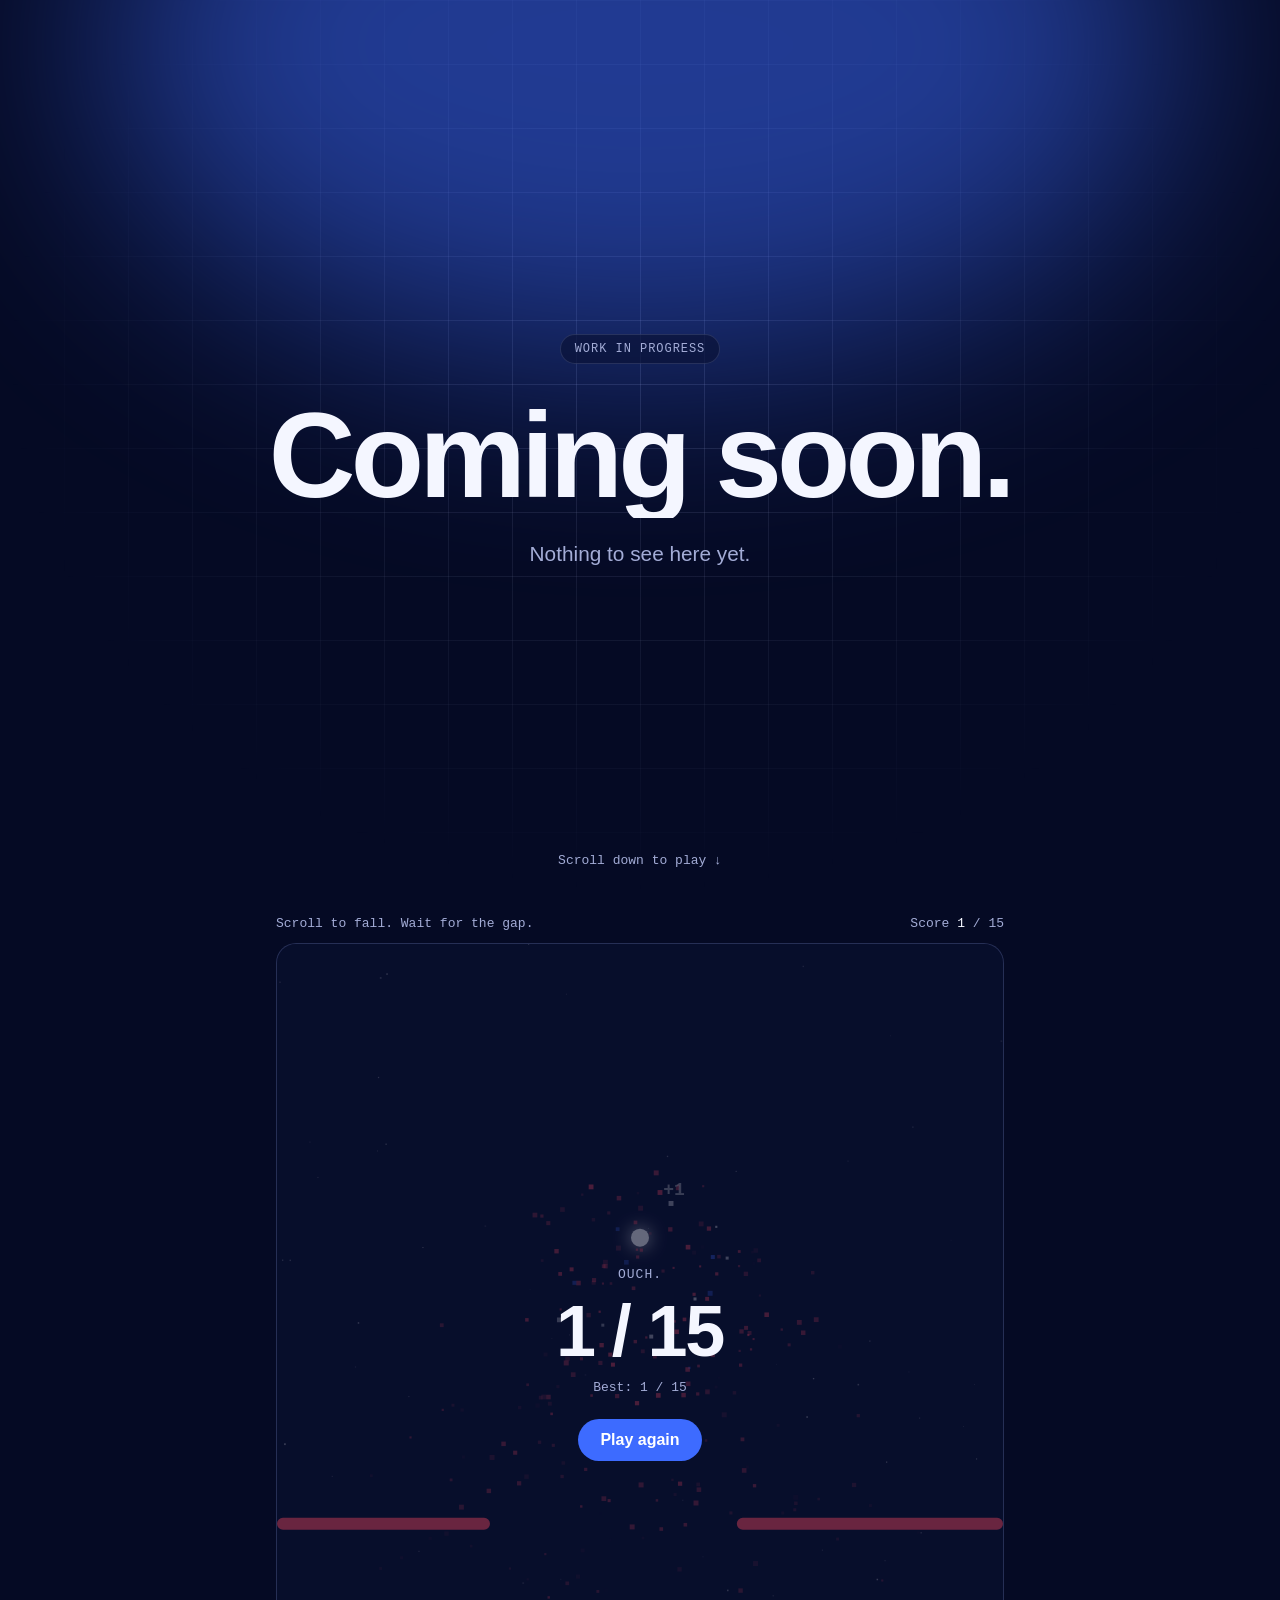
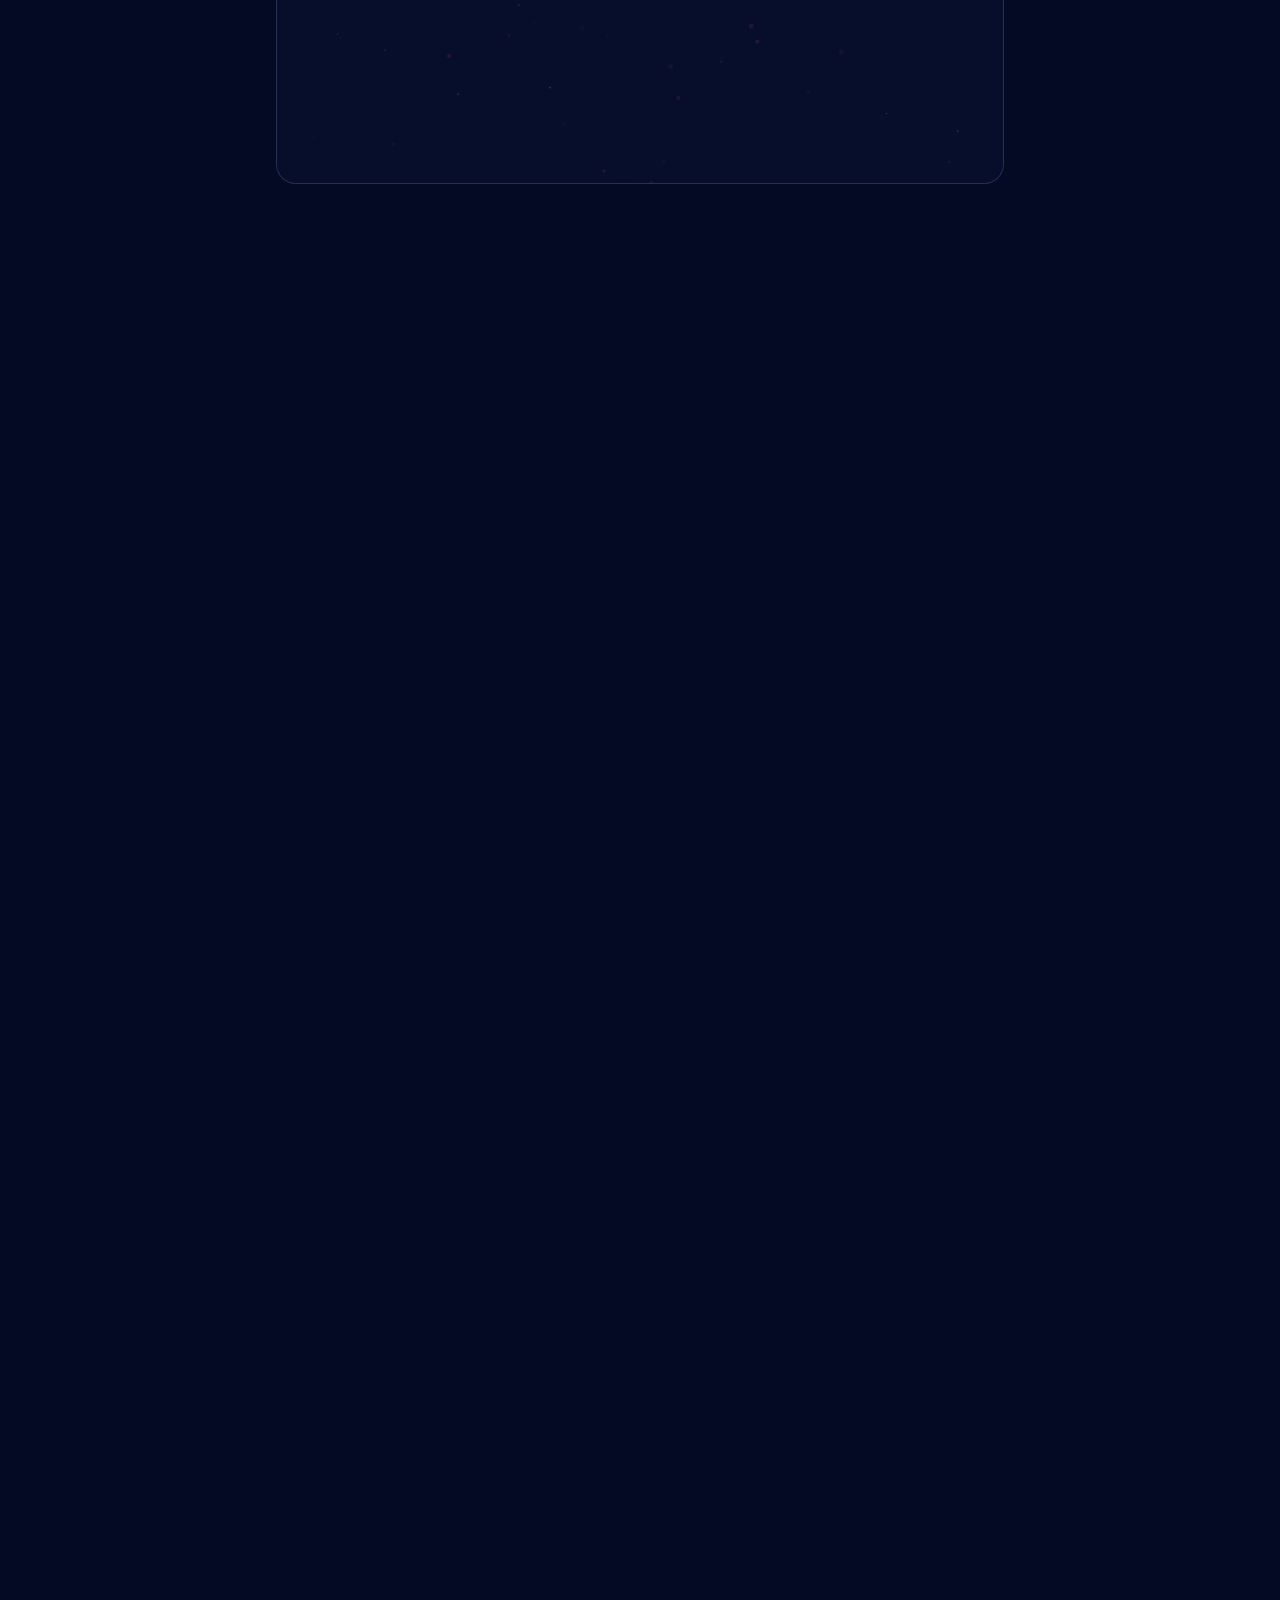
<file: index.html>
<!doctype html>
<html lang="en">
<head>
  <meta charset="utf-8">
  <meta name="viewport" content="width=device-width, initial-scale=1">
  <meta name="robots" content="noindex">
  <meta name="color-scheme" content="dark">
  <meta name="theme-color" content="#050a24">
  <title>Coming soon</title>
  <link rel="icon" href="/favicon.svg" type="image/svg+xml">
  <link rel="stylesheet" href="/styles.css">
  <script src="/script.js" defer></script>
</head>
<body>
  <main>
    <section class="hero">
      <p class="tag">Work in progress</p>
      <h1>Coming soon.</h1>
      <p class="lead">Nothing to see here yet.</p>
    </section>
    <div data-game></div>
  </main>
</body>
</html>
</file>
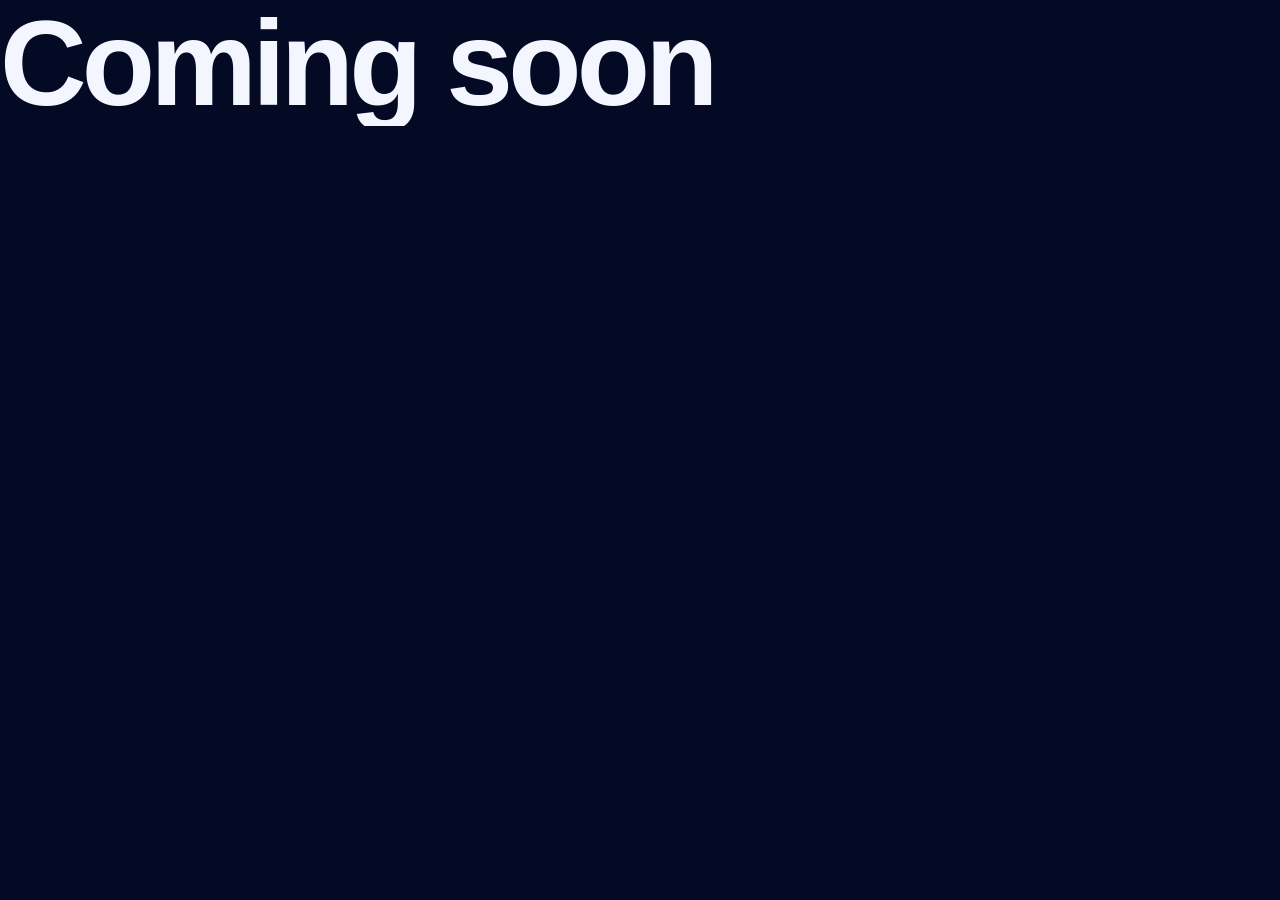
<file: public/index.html>
<!doctype html>
<html lang="en">
<head>
  <meta charset="utf-8">
  <meta name="viewport" content="width=device-width, initial-scale=1">
  <meta name="robots" content="noindex">
  <meta name="color-scheme" content="light dark">
  <title>Coming soon</title>
  <link rel="icon" href="/favicon.svg" type="image/svg+xml">
  <link rel="stylesheet" href="/styles.css">
  <script src="/script.js" defer></script>
</head>
<body>
  <main>
    <h1>Coming soon</h1>
  </main>
</body>
</html>
</file>
<file: styles.css>
:root {
  --bg: #050a24;
  --surface: #0b1338;
  --fg: #f4f6ff;
  --muted: #a3acd6;
  --rule: rgb(163 172 214 / 0.18);
  --accent: #3d6bff;
  --danger: #ff4d6d;
  --sans: -apple-system, BlinkMacSystemFont, "Segoe UI", Roboto, "Helvetica Neue", Arial, sans-serif;
  --mono: ui-monospace, "SF Mono", Menlo, Consolas, monospace;
}

* {
  box-sizing: border-box;
}

[hidden] {
  display: none !important;
}

html {
  background: var(--bg);
}

body {
  margin: 0;
  color: var(--fg);
  font-family: var(--sans);
  -webkit-font-smoothing: antialiased;
}

a {
  color: inherit;
  text-underline-offset: 0.2em;
}

.hero {
  position: relative;
  isolation: isolate;
  display: flex;
  flex-direction: column;
  align-items: center;
  justify-content: center;
  min-height: 100vh;
  min-height: 100svh;
  overflow: hidden;
  padding: 24px 16px;
  text-align: center;
}

.hero::before {
  content: "";
  position: absolute;
  z-index: -2;
  inset: 0;
  background-image:
    linear-gradient(var(--rule) 1px, transparent 1px),
    linear-gradient(90deg, var(--rule) 1px, transparent 1px);
  background-size: 64px 64px;
  mask-image: radial-gradient(ellipse at 50% 40%, #000, transparent 70%);
}

.hero::after {
  content: "";
  position: absolute;
  z-index: -1;
  top: -30vmin;
  left: 50%;
  width: 120vmin;
  height: 70vmin;
  border-radius: 50%;
  background: var(--accent);
  filter: blur(110px);
  opacity: 0.5;
  transform: translateX(-50%);
}

/* Stejná mřížka jako v pozadí, jen jasnější a viditelná kolem kurzoru. */
.spotlight {
  position: absolute;
  z-index: -1;
  inset: 0;
  background-image:
    linear-gradient(rgb(124 156 255 / 0.55) 1px, transparent 1px),
    linear-gradient(90deg, rgb(124 156 255 / 0.55) 1px, transparent 1px);
  background-size: 64px 64px;
  mask-image: radial-gradient(260px circle at var(--x, 50%) var(--y, 50%), #000, transparent);
  opacity: 0;
  pointer-events: none;
  transition: opacity 0.3s;
}

.spotlight.is-on {
  opacity: 1;
}

.tag {
  margin: 0 0 28px;
  padding: 7px 14px;
  border: 1px solid var(--rule);
  border-radius: 999px;
  background: rgb(11 19 56 / 0.7);
  color: var(--muted);
  font-family: var(--mono);
  font-size: 12px;
  letter-spacing: 0.08em;
  text-transform: uppercase;
}

h1 {
  margin: 0;
  font-size: clamp(3rem, 11vw, 7.5rem);
  font-weight: 700;
  letter-spacing: -0.04em;
  line-height: 1.05;
}

.lead {
  margin: 24px 0 0;
  color: var(--muted);
  font-size: clamp(1.05rem, 2vw, 1.3rem);
}

.scroll-hint {
  position: absolute;
  bottom: 32px;
  left: 50%;
  color: var(--muted);
  font-family: var(--mono);
  font-size: 13px;
  text-decoration: none;
  transform: translateX(-50%);
  white-space: nowrap;
}

.scroll-hint:hover {
  color: var(--fg);
}

/* Výška sekce určuje, kolik se dá scrollovat, a tím délku hry. */
.game {
  height: calc(var(--track) + 100vh);
  height: calc(var(--track) + 100svh);
}

.game-stage {
  position: sticky;
  top: 0;
  display: flex;
  flex-direction: column;
  gap: 12px;
  width: 100%;
  max-width: 760px;
  height: 100vh;
  height: 100svh;
  margin: 0 auto;
  padding: 16px;
}

.game-hud {
  display: flex;
  justify-content: space-between;
  gap: 16px;
  color: var(--muted);
  font-family: var(--mono);
  font-size: 13px;
}

.game-hud strong {
  color: var(--fg);
  font-weight: 500;
}

.game-board {
  position: relative;
  flex: 1;
  min-height: 0;
  overflow: hidden;
  border: 1px solid var(--rule);
  border-radius: 20px;
  background: var(--surface);
}

.game-board canvas {
  position: absolute;
  inset: 0;
  display: block;
  width: 100%;
  height: 100%;
}

.game-result {
  position: absolute;
  inset: 0;
  display: flex;
  flex-direction: column;
  align-items: center;
  justify-content: center;
  gap: 8px;
  padding: 16px;
  background: rgb(5 10 36 / 0.6);
  text-align: center;
}

.game-verdict {
  color: var(--muted);
  font-family: var(--mono);
  font-size: 13px;
  letter-spacing: 0.08em;
  text-transform: uppercase;
}

.game-score {
  font-size: clamp(2.5rem, 9vw, 4.5rem);
  font-weight: 700;
  letter-spacing: -0.03em;
}

.game-best {
  color: var(--muted);
  font-family: var(--mono);
  font-size: 13px;
}

.game-again {
  margin-top: 16px;
  padding: 12px 22px;
  border: 0;
  border-radius: 999px;
  background: var(--accent);
  color: #fff;
  font: inherit;
  font-weight: 600;
  cursor: pointer;
}

.game-again:hover {
  background: #5a82ff;
}

@media (prefers-reduced-motion: no-preference) {
  html {
    scroll-behavior: smooth;
  }

  @keyframes appear {
    from {
      opacity: 0;
      transform: translateY(12px);
    }
  }

  /* Pod .js, ať animace startující z opacity 0 nezávisí na načtení skriptu. */
  .js .tag,
  .js h1,
  .js .lead {
    animation: appear 0.8s cubic-bezier(0.2, 0.7, 0.2, 1) both;
  }

  .js h1 {
    animation-delay: 0.08s;
  }

  .js .lead {
    animation-delay: 0.16s;
  }

  .hero::after {
    animation: breathe 7s ease-in-out infinite alternate;
  }

  @keyframes breathe {
    to {
      opacity: 0.75;
      transform: translateX(-50%) scale(1.12);
    }
  }

  .scroll-arrow {
    display: inline-block;
    animation: bob 1.4s ease-in-out infinite alternate;
  }

  @keyframes bob {
    to {
      transform: translateY(5px);
    }
  }

  .game-result:not([hidden]) .game-score {
    animation: pop 0.5s cubic-bezier(0.2, 1.4, 0.4, 1) both;
  }

  @keyframes pop {
    from {
      opacity: 0;
      transform: scale(0.6);
    }
  }

  /* Průhledný text jen tam, kde gradient opravdu vykreslí; jinde zůstane plná barva. */
  @supports (background-clip: text) or (-webkit-background-clip: text) {
    h1 {
      background: linear-gradient(100deg, var(--fg) 40%, #9db4ff 50%, var(--fg) 60%) 0 0 / 300% 100%;
      -webkit-background-clip: text;
      background-clip: text;
      color: transparent;
    }

    .js h1 {
      animation:
        appear 0.8s cubic-bezier(0.2, 0.7, 0.2, 1) 0.08s both,
        shine 6s linear 1s infinite;
    }

    @keyframes shine {
      from {
        background-position: 100% 0;
      }

      to {
        background-position: 0% 0;
      }
    }
  }
}
</file>
